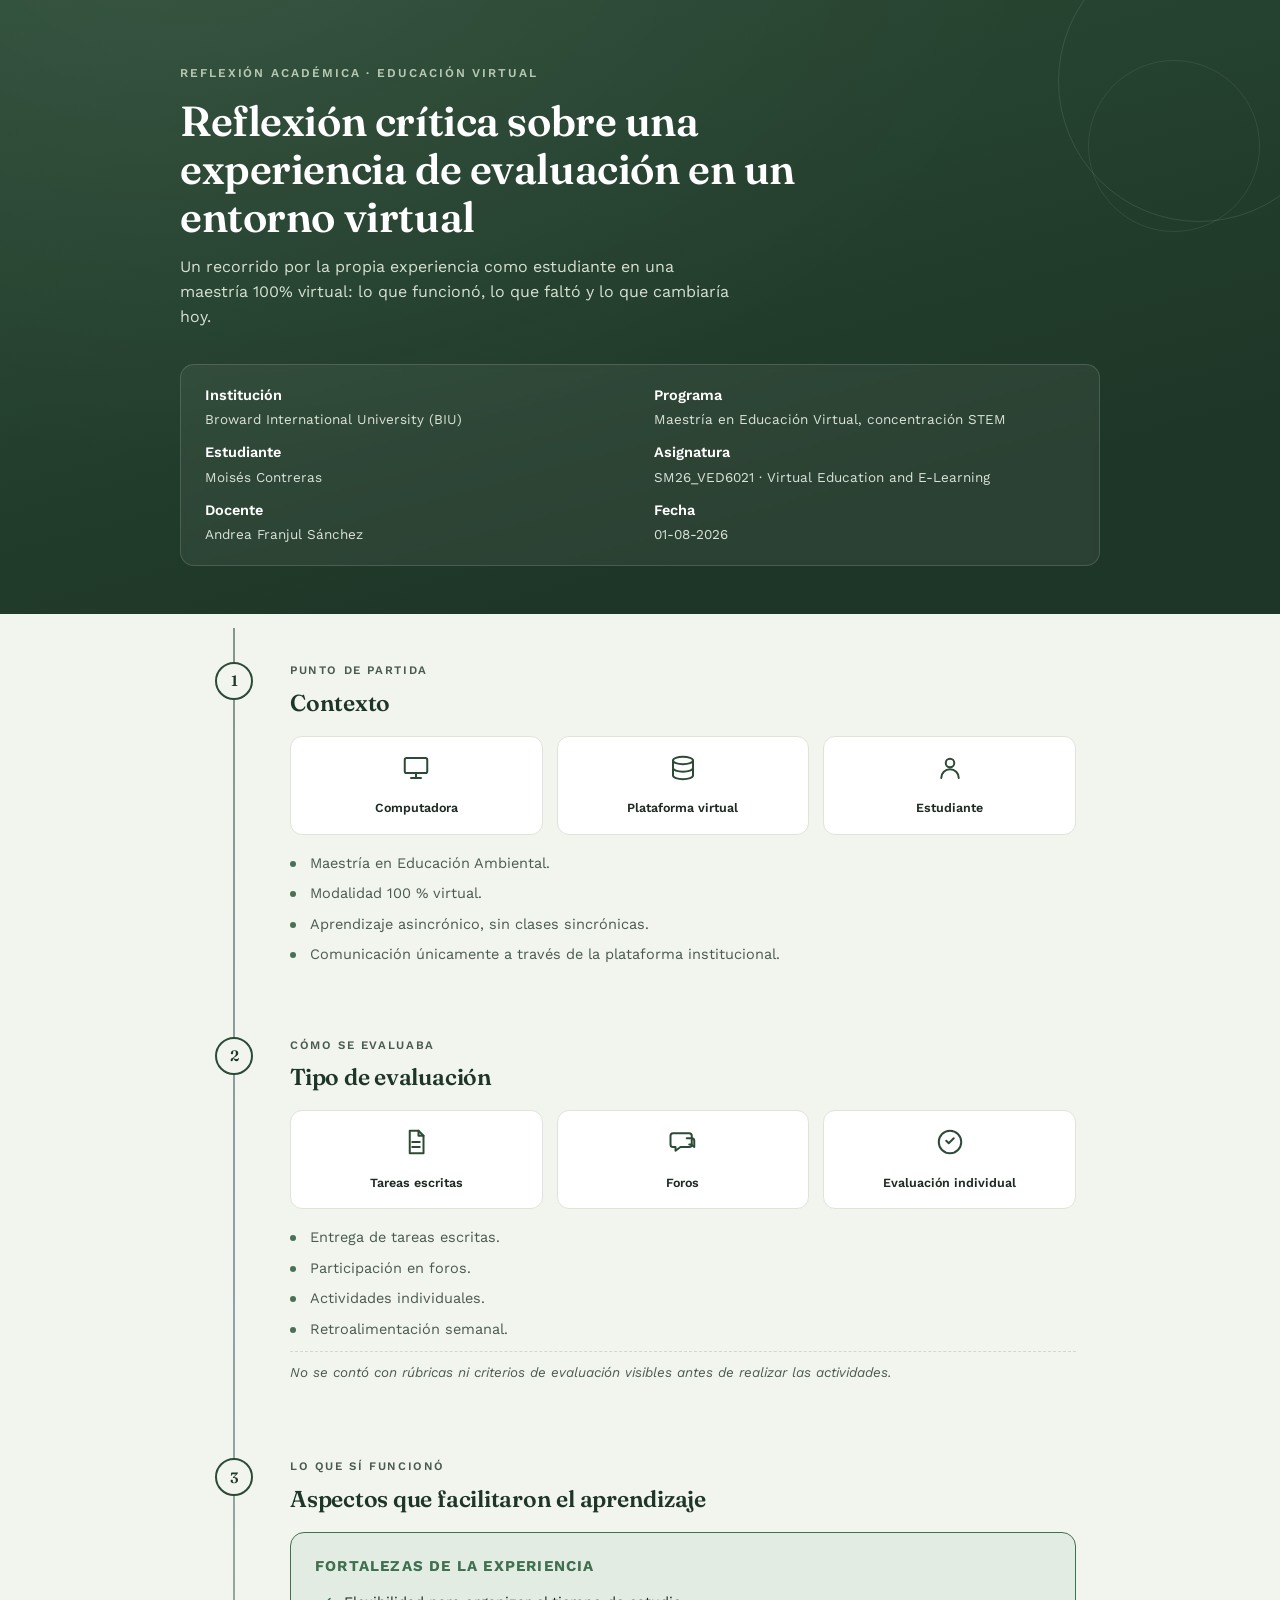
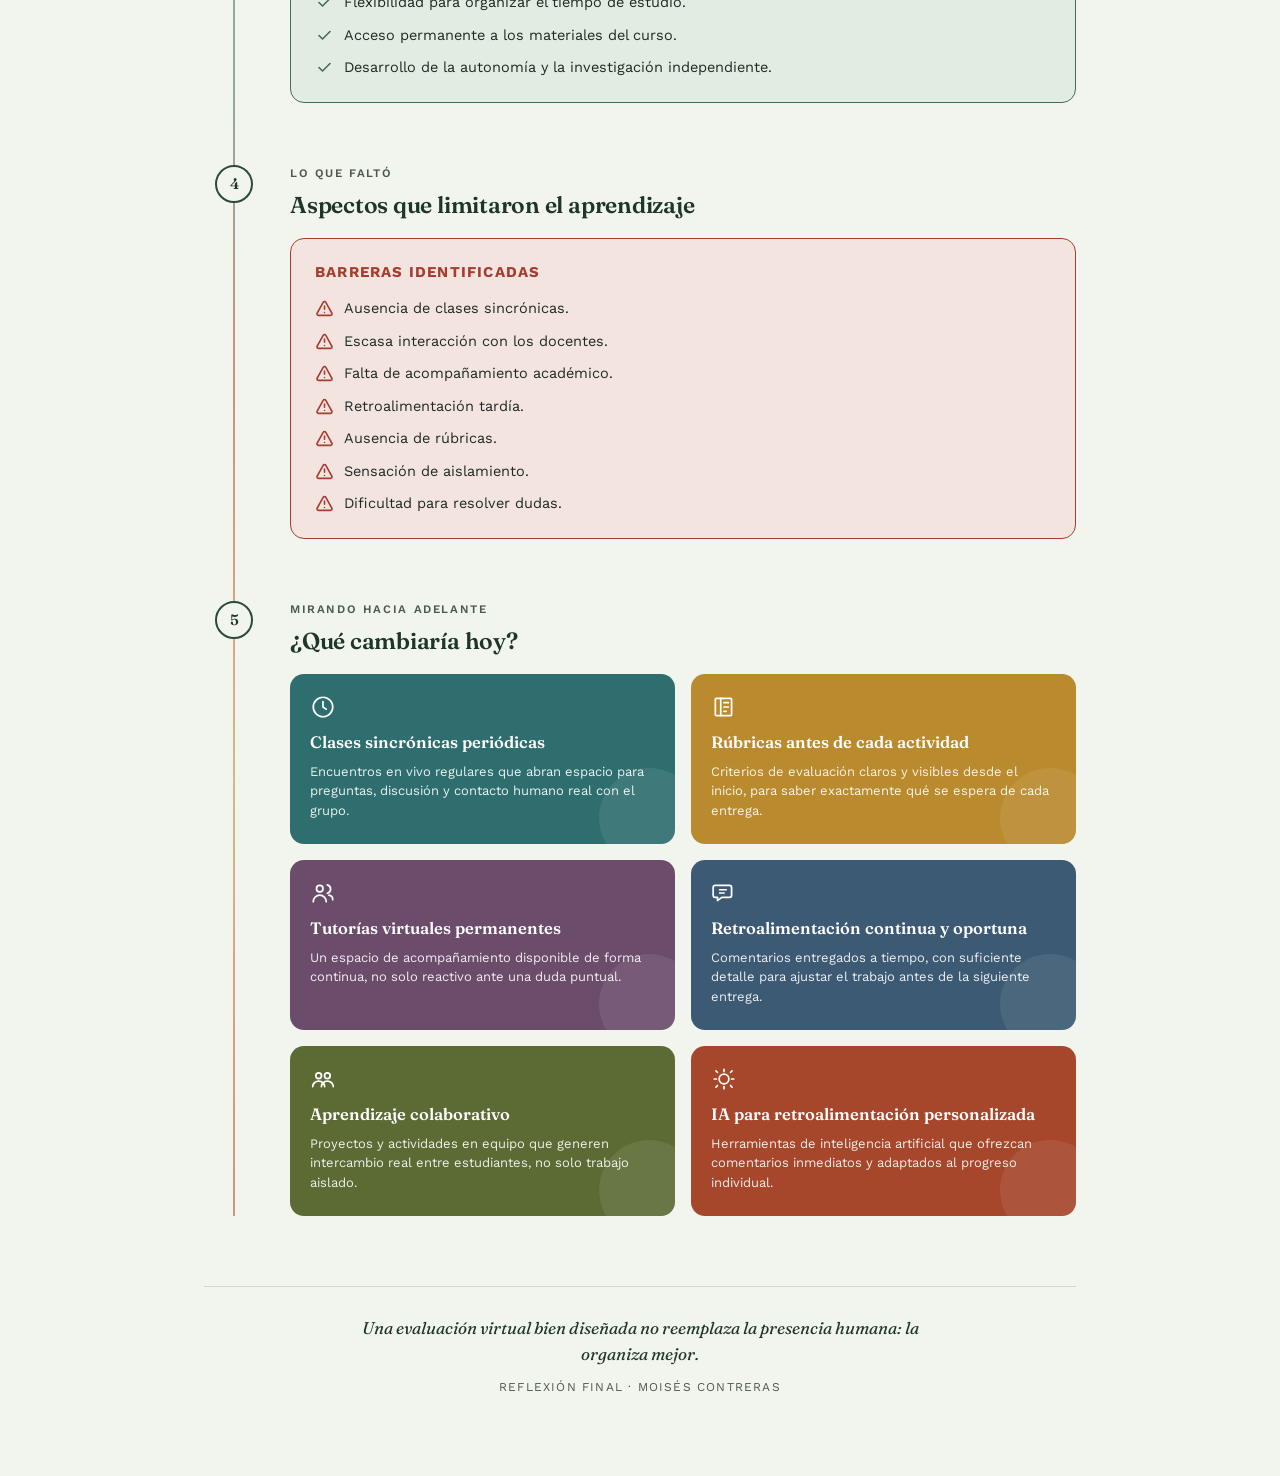
<file: infografia_reflexion/index.html>
<!DOCTYPE html>
<html lang="es">
<head>
<meta charset="UTF-8">
<meta name="viewport" content="width=device-width, initial-scale=1.0">
<title>Reflexión crítica: evaluación en entorno virtual</title>
<link rel="preconnect" href="https://fonts.googleapis.com">
<link rel="preconnect" href="https://fonts.gstatic.com" crossorigin>
<link href="https://fonts.googleapis.com/css2?family=Fraunces:opsz,wght@9..144,400;9..144,500;9..144,600;9..144,700&family=Work+Sans:wght@400;500;600;700&display=swap" rel="stylesheet">
<link rel="stylesheet" href="style.css">
</head>
<body>

<div class="hero">
  <div class="hero-inner">
    <div class="eyebrow">Reflexión académica · Educación virtual</div>
    <h1>Reflexión crítica sobre una experiencia de evaluación en un entorno virtual</h1>
    <p class="sub">Un recorrido por la propia experiencia como estudiante en una maestría 100% virtual: lo que funcionó, lo que faltó y lo que cambiaría hoy.</p>

    <div class="meta-card">
      <div class="meta-item"><b>Institución</b>Broward International University (BIU)</div>
      <div class="meta-item"><b>Programa</b>Maestría en Educación Virtual, concentración STEM</div>
      <div class="meta-item"><b>Estudiante</b>Moisés Contreras</div>
      <div class="meta-item"><b>Asignatura</b>SM26_VED6021 · Virtual Education and E-Learning</div>
      <div class="meta-item"><b>Docente</b>Andrea Franjul Sánchez</div>
      <div class="meta-item"><b>Fecha</b>01-08-2026</div>
    </div>
  </div>
</div>

<div class="wrap">
  <div class="timeline">

    <!-- SECTION 1: CONTEXTO -->
    <div class="stage">
      <div class="stage-rail"><div class="stage-dot">1</div></div>
      <div class="stage-content">
        <div class="stage-label">Punto de partida</div>
        <h2>Contexto</h2>

        <div class="icon-row">
          <div class="icon-card">
            <svg viewBox="0 0 24 24" fill="none" stroke-width="1.6" stroke-linecap="round" stroke-linejoin="round"><rect x="3" y="4" width="18" height="12" rx="1.5"/><path d="M8 20h8M12 16v4"/></svg>
            <span>Computadora</span>
          </div>
          <div class="icon-card">
            <svg viewBox="0 0 24 24" fill="none" stroke-width="1.6" stroke-linecap="round" stroke-linejoin="round"><ellipse cx="12" cy="6" rx="8" ry="3"/><path d="M4 6v6c0 1.66 3.58 3 8 3s8-1.34 8-3V6"/><path d="M4 12v6c0 1.66 3.58 3 8 3s8-1.34 8-3v-6"/></svg>
            <span>Plataforma virtual</span>
          </div>
          <div class="icon-card">
            <svg viewBox="0 0 24 24" fill="none" stroke-width="1.6" stroke-linecap="round" stroke-linejoin="round"><circle cx="12" cy="8" r="3.4"/><path d="M5 20c0-3.9 3.13-7 7-7s7 3.1 7 7"/></svg>
            <span>Estudiante</span>
          </div>
        </div>

        <ul class="plain">
          <li>Maestría en Educación Ambiental.</li>
          <li>Modalidad 100 % virtual.</li>
          <li>Aprendizaje asincrónico, sin clases sincrónicas.</li>
          <li>Comunicación únicamente a través de la plataforma institucional.</li>
        </ul>
      </div>
    </div>

    <!-- SECTION 2: TIPO DE EVALUACION -->
    <div class="stage">
      <div class="stage-rail"><div class="stage-dot">2</div></div>
      <div class="stage-content">
        <div class="stage-label">Cómo se evaluaba</div>
        <h2>Tipo de evaluación</h2>

        <div class="icon-row">
          <div class="icon-card">
            <svg viewBox="0 0 24 24" fill="none" stroke-width="1.6" stroke-linecap="round" stroke-linejoin="round"><path d="M7 3h7l4 4v14H7z"/><path d="M14 3v4h4M9 12h6M9 16h6"/></svg>
            <span>Tareas escritas</span>
          </div>
          <div class="icon-card">
            <svg viewBox="0 0 24 24" fill="none" stroke-width="1.6" stroke-linecap="round" stroke-linejoin="round"><path d="M4 5h13a2 2 0 0 1 2 2v7a2 2 0 0 1-2 2H10l-4 3v-3H4a2 2 0 0 1-2-2V7a2 2 0 0 1 2-2z"/><path d="M15 9h4a2 2 0 0 1 2 2v5l-2.5-2H17"/></svg>
            <span>Foros</span>
          </div>
          <div class="icon-card">
            <svg viewBox="0 0 24 24" fill="none" stroke-width="1.6" stroke-linecap="round" stroke-linejoin="round"><path d="M9 11l2 2 4-4"/><circle cx="12" cy="12" r="9"/></svg>
            <span>Evaluación individual</span>
          </div>
        </div>

        <ul class="plain">
          <li>Entrega de tareas escritas.</li>
          <li>Participación en foros.</li>
          <li>Actividades individuales.</li>
          <li>Retroalimentación semanal.</li>
        </ul>
        <p class="note">No se contó con rúbricas ni criterios de evaluación visibles antes de realizar las actividades.</p>
      </div>
    </div>

    <!-- SECTION 3: FACILITADORES -->
    <div class="stage">
      <div class="stage-rail"><div class="stage-dot">3</div></div>
      <div class="stage-content">
        <div class="stage-label">Lo que sí funcionó</div>
        <h2>Aspectos que facilitaron el aprendizaje</h2>

        <div class="box good">
          <h3>Fortalezas de la experiencia</h3>
          <div class="box-list">
            <div class="box-item">
              <svg viewBox="0 0 24 24" fill="none" stroke-width="2" stroke-linecap="round" stroke-linejoin="round"><path d="M5 12l4.5 4.5L19 7"/></svg>
              Flexibilidad para organizar el tiempo de estudio.
            </div>
            <div class="box-item">
              <svg viewBox="0 0 24 24" fill="none" stroke-width="2" stroke-linecap="round" stroke-linejoin="round"><path d="M5 12l4.5 4.5L19 7"/></svg>
              Acceso permanente a los materiales del curso.
            </div>
            <div class="box-item">
              <svg viewBox="0 0 24 24" fill="none" stroke-width="2" stroke-linecap="round" stroke-linejoin="round"><path d="M5 12l4.5 4.5L19 7"/></svg>
              Desarrollo de la autonomía y la investigación independiente.
            </div>
          </div>
        </div>
      </div>
    </div>

    <!-- SECTION 4: LIMITANTES -->
    <div class="stage">
      <div class="stage-rail"><div class="stage-dot">4</div></div>
      <div class="stage-content">
        <div class="stage-label">Lo que faltó</div>
        <h2>Aspectos que limitaron el aprendizaje</h2>

        <div class="box bad">
          <h3>Barreras identificadas</h3>
          <div class="box-list">
            <div class="box-item">
              <svg viewBox="0 0 24 24" fill="none" stroke-width="2" stroke-linecap="round" stroke-linejoin="round"><path d="M12 9v4M12 17h.01"/><path d="M10.3 4.3L2.7 18a1.8 1.8 0 0 0 1.5 2.7h15.6a1.8 1.8 0 0 0 1.5-2.7L13.7 4.3a1.8 1.8 0 0 0-3.4 0z"/></svg>
              Ausencia de clases sincrónicas.
            </div>
            <div class="box-item">
              <svg viewBox="0 0 24 24" fill="none" stroke-width="2" stroke-linecap="round" stroke-linejoin="round"><path d="M12 9v4M12 17h.01"/><path d="M10.3 4.3L2.7 18a1.8 1.8 0 0 0 1.5 2.7h15.6a1.8 1.8 0 0 0 1.5-2.7L13.7 4.3a1.8 1.8 0 0 0-3.4 0z"/></svg>
              Escasa interacción con los docentes.
            </div>
            <div class="box-item">
              <svg viewBox="0 0 24 24" fill="none" stroke-width="2" stroke-linecap="round" stroke-linejoin="round"><path d="M12 9v4M12 17h.01"/><path d="M10.3 4.3L2.7 18a1.8 1.8 0 0 0 1.5 2.7h15.6a1.8 1.8 0 0 0 1.5-2.7L13.7 4.3a1.8 1.8 0 0 0-3.4 0z"/></svg>
              Falta de acompañamiento académico.
            </div>
            <div class="box-item">
              <svg viewBox="0 0 24 24" fill="none" stroke-width="2" stroke-linecap="round" stroke-linejoin="round"><path d="M12 9v4M12 17h.01"/><path d="M10.3 4.3L2.7 18a1.8 1.8 0 0 0 1.5 2.7h15.6a1.8 1.8 0 0 0 1.5-2.7L13.7 4.3a1.8 1.8 0 0 0-3.4 0z"/></svg>
              Retroalimentación tardía.
            </div>
            <div class="box-item">
              <svg viewBox="0 0 24 24" fill="none" stroke-width="2" stroke-linecap="round" stroke-linejoin="round"><path d="M12 9v4M12 17h.01"/><path d="M10.3 4.3L2.7 18a1.8 1.8 0 0 0 1.5 2.7h15.6a1.8 1.8 0 0 0 1.5-2.7L13.7 4.3a1.8 1.8 0 0 0-3.4 0z"/></svg>
              Ausencia de rúbricas.
            </div>
            <div class="box-item">
              <svg viewBox="0 0 24 24" fill="none" stroke-width="2" stroke-linecap="round" stroke-linejoin="round"><path d="M12 9v4M12 17h.01"/><path d="M10.3 4.3L2.7 18a1.8 1.8 0 0 0 1.5 2.7h15.6a1.8 1.8 0 0 0 1.5-2.7L13.7 4.3a1.8 1.8 0 0 0-3.4 0z"/></svg>
              Sensación de aislamiento.
            </div>
            <div class="box-item">
              <svg viewBox="0 0 24 24" fill="none" stroke-width="2" stroke-linecap="round" stroke-linejoin="round"><path d="M12 9v4M12 17h.01"/><path d="M10.3 4.3L2.7 18a1.8 1.8 0 0 0 1.5 2.7h15.6a1.8 1.8 0 0 0 1.5-2.7L13.7 4.3a1.8 1.8 0 0 0-3.4 0z"/></svg>
              Dificultad para resolver dudas.
            </div>
          </div>
        </div>
      </div>
    </div>

    <!-- SECTION 5: QUE CAMBIARIA -->
    <div class="stage">
      <div class="stage-rail"><div class="stage-dot">5</div></div>
      <div class="stage-content">
        <div class="stage-label">Mirando hacia adelante</div>
        <h2>¿Qué cambiaría hoy?</h2>

        <div class="cards-grid">
          <div class="change-card cc1">
            <svg viewBox="0 0 24 24" fill="none" stroke-width="1.6" stroke-linecap="round" stroke-linejoin="round"><circle cx="12" cy="12" r="9"/><path d="M12 7v5l3 2"/></svg>
            <h4>Clases sincrónicas periódicas</h4>
            <p>Encuentros en vivo regulares que abran espacio para preguntas, discusión y contacto humano real con el grupo.</p>
          </div>
          <div class="change-card cc2">
            <svg viewBox="0 0 24 24" fill="none" stroke-width="1.6" stroke-linecap="round" stroke-linejoin="round"><path d="M9 4h9a1 1 0 0 1 1 1v14a1 1 0 0 1-1 1H9"/><path d="M5 4h4v16H5a1 1 0 0 1-1-1V5a1 1 0 0 1 1-1z"/><path d="M12 8h4M12 12h4M12 16h2"/></svg>
            <h4>Rúbricas antes de cada actividad</h4>
            <p>Criterios de evaluación claros y visibles desde el inicio, para saber exactamente qué se espera de cada entrega.</p>
          </div>
          <div class="change-card cc3">
            <svg viewBox="0 0 24 24" fill="none" stroke-width="1.6" stroke-linecap="round" stroke-linejoin="round"><circle cx="9" cy="8" r="3"/><path d="M3 20c0-3.3 2.7-6 6-6s6 2.7 6 6"/><path d="M16 4.5c1.7.4 3 2 3 3.9 0 1.9-1.3 3.5-3 3.9"/><path d="M17.5 14c2 .4 3.5 2.1 3.5 4.2"/></svg>
            <h4>Tutorías virtuales permanentes</h4>
            <p>Un espacio de acompañamiento disponible de forma continua, no solo reactivo ante una duda puntual.</p>
          </div>
          <div class="change-card cc4">
            <svg viewBox="0 0 24 24" fill="none" stroke-width="1.6" stroke-linecap="round" stroke-linejoin="round"><path d="M4 5h13a2 2 0 0 1 2 2v7a2 2 0 0 1-2 2H10l-4 3v-3H4a2 2 0 0 1-2-2V7a2 2 0 0 1 2-2z"/><path d="M8 9h6M8 12h4"/></svg>
            <h4>Retroalimentación continua y oportuna</h4>
            <p>Comentarios entregados a tiempo, con suficiente detalle para ajustar el trabajo antes de la siguiente entrega.</p>
          </div>
          <div class="change-card cc5">
            <svg viewBox="0 0 24 24" fill="none" stroke-width="1.6" stroke-linecap="round" stroke-linejoin="round"><circle cx="8" cy="9" r="2.6"/><circle cx="16" cy="9" r="2.6"/><path d="M2.5 19c0-2.8 2.4-5 5.5-5s5.5 2.2 5.5 5"/><path d="M10.5 19c0-2.8 2.4-5 5.5-5s5.5 2.2 5.5 5"/></svg>
            <h4>Aprendizaje colaborativo</h4>
            <p>Proyectos y actividades en equipo que generen intercambio real entre estudiantes, no solo trabajo aislado.</p>
          </div>
          <div class="change-card cc6">
            <svg viewBox="0 0 24 24" fill="none" stroke-width="1.6" stroke-linecap="round" stroke-linejoin="round"><path d="M12 3v2M12 19v2M5 12H3M21 12h-2M6 6l-1.4-1.4M19.4 19.4L18 18M6 18l-1.4 1.4M19.4 4.6L18 6"/><circle cx="12" cy="12" r="4.5"/></svg>
            <h4>IA para retroalimentación personalizada</h4>
            <p>Herramientas de inteligencia artificial que ofrezcan comentarios inmediatos y adaptados al progreso individual.</p>
          </div>
        </div>
      </div>
    </div>

  </div>

  <div class="closing">
    <p>Una evaluación virtual bien diseñada no reemplaza la presencia humana: la organiza mejor.</p>
    <span>Reflexión final · Moisés Contreras</span>
  </div>
</div>

</body>
</html>
</file>
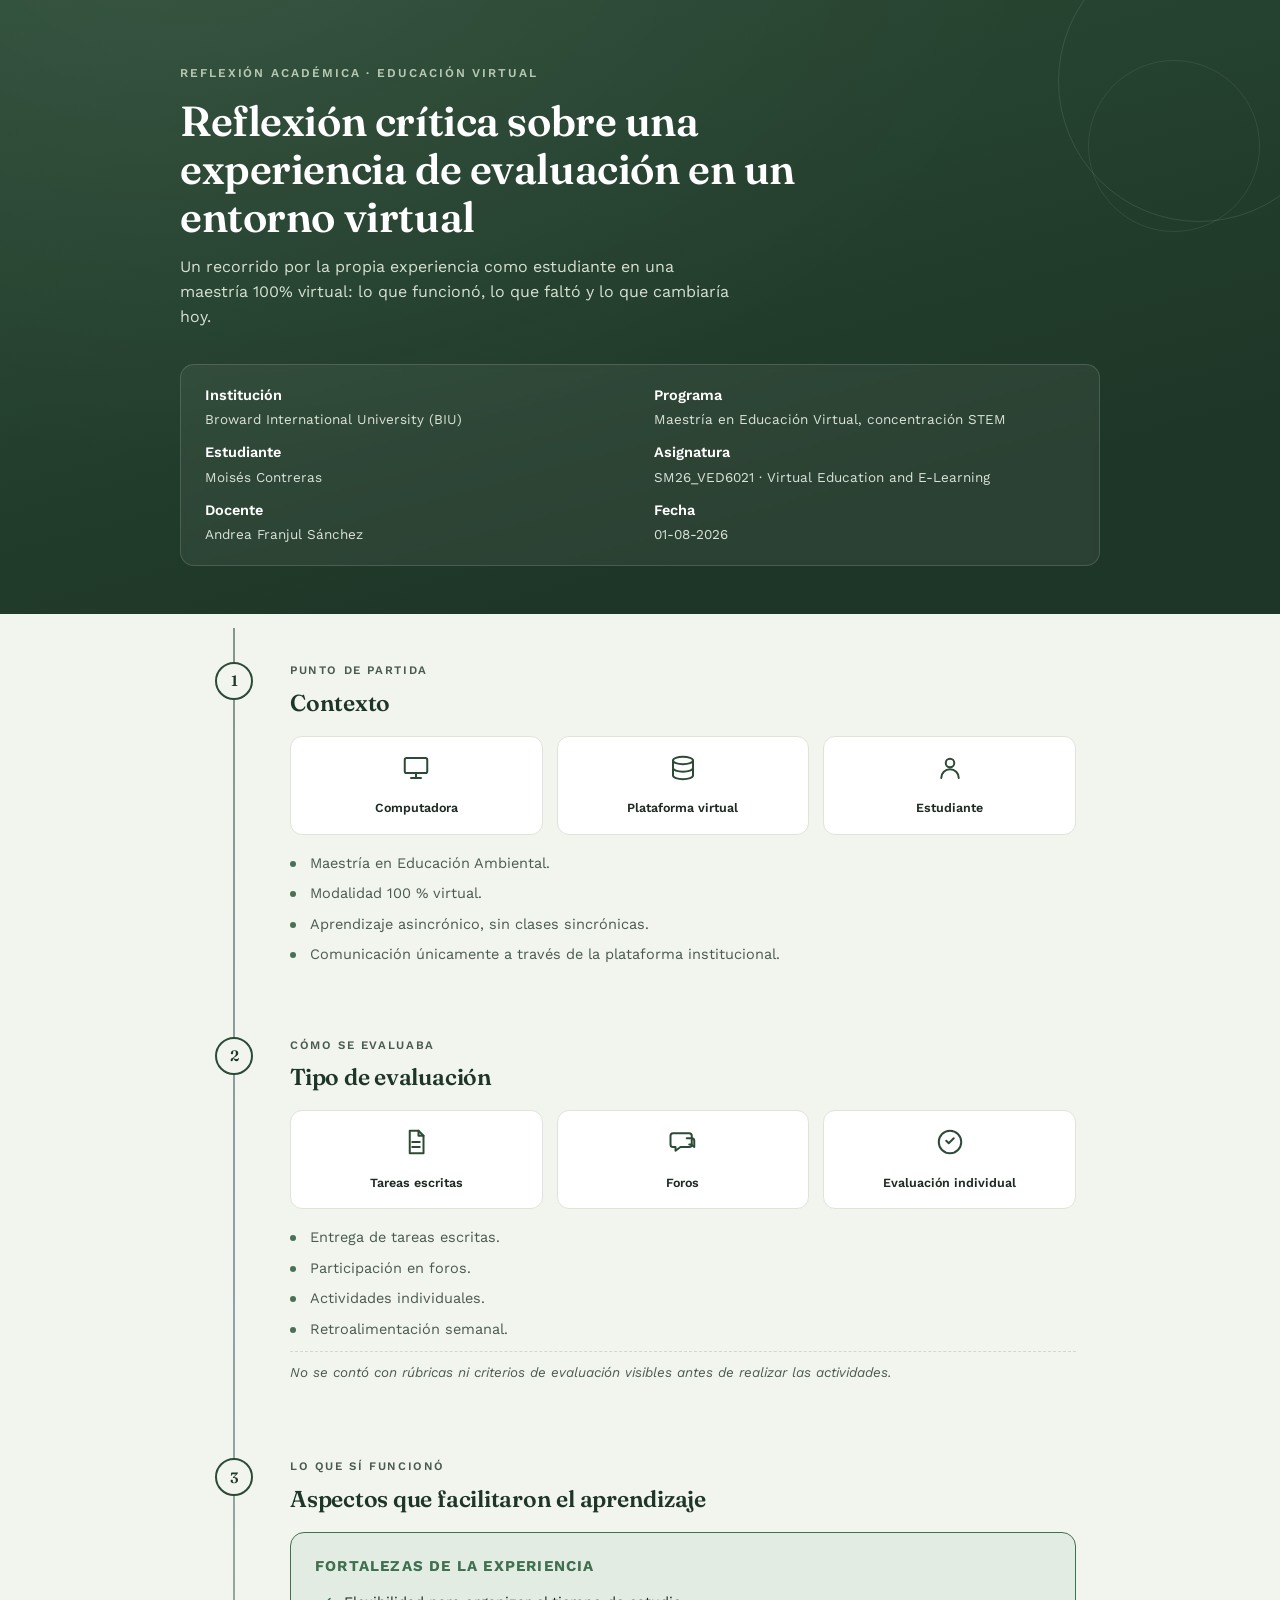
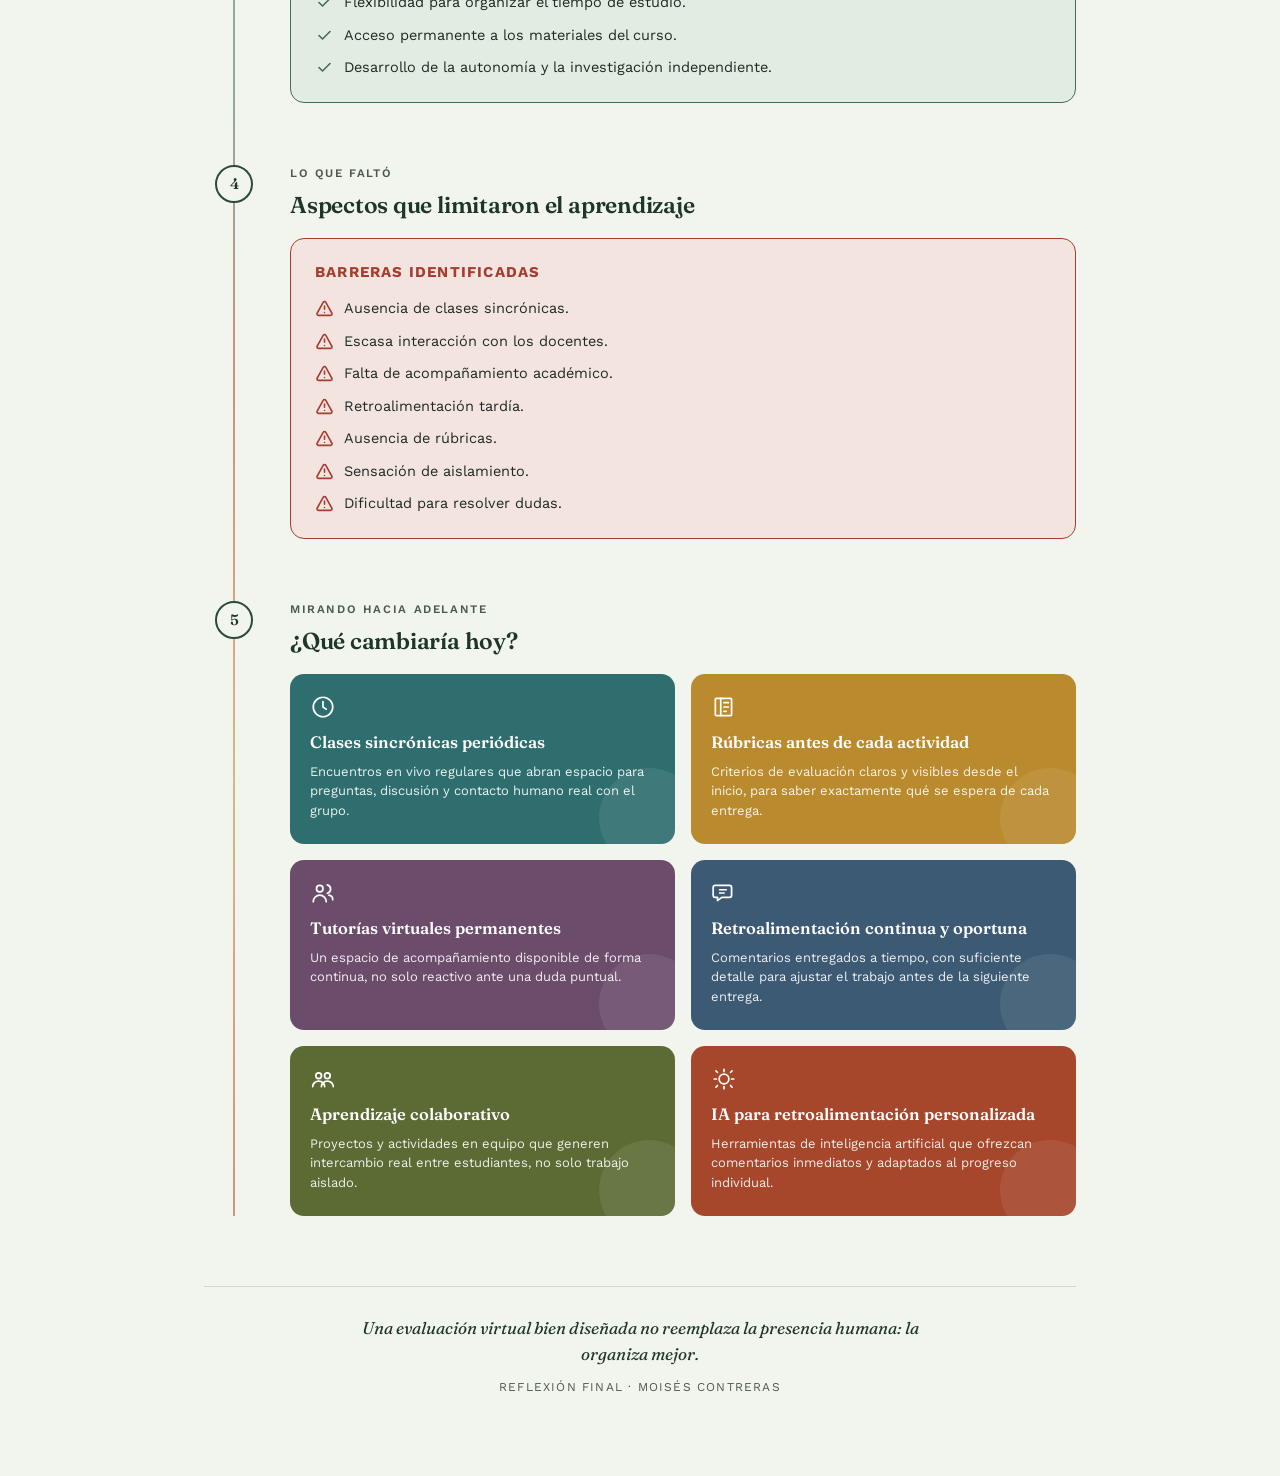
<file: infografia_reflexion (4).html>
<!DOCTYPE html>
<html lang="es">
<head>
<meta charset="UTF-8">
<meta name="viewport" content="width=device-width, initial-scale=1.0">
<title>Reflexión crítica: evaluación en entorno virtual</title>
<link rel="preconnect" href="https://fonts.googleapis.com">
<link rel="preconnect" href="https://fonts.gstatic.com" crossorigin>
<link href="https://fonts.googleapis.com/css2?family=Fraunces:opsz,wght@9..144,400;9..144,500;9..144,600;9..144,700&family=Work+Sans:wght@400;500;600;700&display=swap" rel="stylesheet">
<style>
  :root{
    --paper:#F2F4EE;
    --paper-dim:#EAEDE3;
    --ink:#1E2A22;
    --ink-soft:#4A5A4E;
    --forest:#2B4B36;
    --forest-deep:#1E3627;
    --forest-light:#4A7057;
    --sage:#B7C9B4;
    --slate:#3C5A73;
    --success:#3F7050;
    --success-bg:#E3ECE3;
    --warning:#A63D2F;
    --warning-bg:#F4E4E0;
    --c1:#2F6E6E; /* sincronico */
    --c2:#B98A2E; /* rubricas */
    --c3:#6B4C6B; /* tutorias */
    --c4:#3C5A73; /* retro */
    --c5:#5B6B33; /* colaborativo */
    --c6:#A6472B; /* IA */
    --radius:14px;
  }

  *{box-sizing:border-box;}
  html,body{margin:0;padding:0;}
  body{
    background:var(--paper);
    color:var(--ink);
    font-family:'Work Sans', sans-serif;
    -webkit-font-smoothing:antialiased;
    line-height:1.55;
  }
  h1,h2,h3{
    font-family:'Fraunces', serif;
    margin:0;
    color:var(--forest-deep);
    letter-spacing:-0.01em;
  }
  .wrap{max-width:920px;margin:0 auto;padding:0 24px 80px;}

  /* ===== HERO ===== */
  .hero{
    background:
      radial-gradient(ellipse at 15% -10%, rgba(255,255,255,0.06), transparent 55%),
      linear-gradient(165deg, var(--forest) 0%, var(--forest-deep) 78%);
    color:#EFF3ED;
    padding:64px 24px 48px;
    position:relative;
    overflow:hidden;
  }
  .hero::after{
    content:"";
    position:absolute;
    right:-60px; top:-60px;
    width:280px;height:280px;
    border:1.5px solid rgba(255,255,255,0.10);
    border-radius:50%;
  }
  .hero::before{
    content:"";
    position:absolute;
    right:20px; top:60px;
    width:170px;height:170px;
    border:1.5px solid rgba(255,255,255,0.08);
    border-radius:50%;
  }
  .hero-inner{max-width:920px;margin:0 auto;position:relative;z-index:2;}
  .eyebrow{
    text-transform:uppercase;
    letter-spacing:0.16em;
    font-size:12px;
    font-weight:600;
    color:var(--sage);
    margin-bottom:14px;
  }
  .hero h1{
    font-size:clamp(28px,4.4vw,42px);
    font-weight:600;
    line-height:1.15;
    max-width:680px;
    color:#fff;
  }
  .hero p.sub{
    margin-top:14px;
    font-size:16px;
    color:#D7E0D3;
    max-width:560px;
  }
  .meta-card{
    margin-top:34px;
    background:rgba(255,255,255,0.06);
    border:1px solid rgba(255,255,255,0.14);
    border-radius:var(--radius);
    padding:20px 24px;
    display:grid;
    grid-template-columns:1fr 1fr;
    gap:12px 28px;
    backdrop-filter:blur(2px);
  }
  .meta-item{font-size:13.5px;color:#DCE4D8;}
  .meta-item b{display:block;color:#fff;font-weight:600;font-size:14.5px;margin-bottom:2px;}

  /* ===== TIMELINE / STAGE STRUCTURE ===== */
  .timeline{position:relative;margin-top:8px;}
  .timeline::before{
    content:"";
    position:absolute;
    left:29px; top:6px; bottom:6px;
    width:2px;
    background:linear-gradient(180deg,
      var(--forest) 0%, var(--slate) 30%, var(--success) 48%,
      var(--warning) 62%, var(--c2) 80%, var(--c6) 100%);
    opacity:0.55;
  }
  .stage{
    display:grid;
    grid-template-columns:60px 1fr;
    gap:6px 26px;
    padding-top:56px;
  }
  .stage:first-of-type{padding-top:40px;}
  .stage-rail{display:flex; justify-content:center;}
  .stage-dot{
    width:38px;height:38px;border-radius:50%;
    background:var(--paper);
    border:2px solid var(--forest);
    color:var(--forest-deep);
    display:flex;align-items:center;justify-content:center;
    font-family:'Fraunces',serif;
    font-weight:600;font-size:15px;
    position:relative; z-index:2;
  }
  .stage-content{padding-bottom:6px;}
  .stage-label{
    text-transform:uppercase;
    letter-spacing:0.14em;
    font-size:11.5px;
    font-weight:600;
    color:var(--ink-soft);
    margin-bottom:6px;
  }
  .stage h2{font-size:23px;font-weight:600;margin-bottom:14px;}

  /* ===== ICON ROW (sections 1 & 2) ===== */
  .icon-row{
    display:grid;
    grid-template-columns:repeat(3,1fr);
    gap:14px;
    margin-bottom:18px;
  }
  .icon-card{
    background:#fff;
    border:1px solid #DFE4D8;
    border-radius:12px;
    padding:16px 14px;
    text-align:center;
  }
  .icon-card svg{width:30px;height:30px;stroke:var(--forest);margin-bottom:8px;}
  .icon-card span{
    display:block;
    font-size:12.5px;
    font-weight:600;
    color:var(--ink);
  }
  ul.plain{
    margin:0; padding-left:0; list-style:none;
  }
  ul.plain li{
    position:relative;
    padding-left:20px;
    margin-bottom:8px;
    font-size:14.5px;
    color:var(--ink-soft);
  }
  ul.plain li::before{
    content:"";
    position:absolute; left:0; top:8px;
    width:6px;height:6px;border-radius:50%;
    background:var(--forest-light);
  }
  .note{
    font-size:13.5px;
    font-style:italic;
    color:var(--ink-soft);
    margin-top:10px;
    padding-top:10px;
    border-top:1px dashed #D3D9CA;
  }

  /* ===== FACILITATORS / LIMITATIONS BOXES ===== */
  .box{
    border-radius:var(--radius);
    padding:22px 24px;
    border:1.5px solid;
  }
  .box.good{background:var(--success-bg);border-color:var(--success);}
  .box.bad{background:var(--warning-bg);border-color:var(--warning);}
  .box h3{
    font-size:15px;
    text-transform:uppercase;
    letter-spacing:0.08em;
    margin-bottom:14px;
    font-family:'Work Sans',sans-serif;
    font-weight:700;
  }
  .box.good h3{color:var(--success);}
  .box.bad h3{color:var(--warning);}
  .box-list{display:flex;flex-direction:column;gap:10px;}
  .box-item{
    display:flex;align-items:flex-start;gap:10px;
    font-size:14.5px;
  }
  .box-item svg{flex:none;width:19px;height:19px;margin-top:1px;}
  .box.good .box-item svg{stroke:var(--success);}
  .box.bad .box-item svg{stroke:var(--warning);}

  /* ===== SECTION 5 CARDS ===== */
  .cards-grid{
    display:grid;
    grid-template-columns:repeat(2,1fr);
    gap:16px;
  }
  .change-card{
    border-radius:var(--radius);
    padding:20px;
    color:#fff;
    position:relative;
    overflow:hidden;
    min-height:170px;
    display:flex;
    flex-direction:column;
  }
  .change-card::after{
    content:"";
    position:absolute; right:-24px; bottom:-24px;
    width:100px;height:100px;border-radius:50%;
    background:rgba(255,255,255,0.08);
  }
  .change-card svg{width:26px;height:26px;stroke:#fff;margin-bottom:10px;}
  .change-card h4{
    font-family:'Fraunces',serif;
    font-size:16.5px;
    font-weight:600;
    margin:0 0 6px;
  }
  .change-card p{
    font-size:13px;
    margin:0;
    color:rgba(255,255,255,0.9);
    line-height:1.5;
  }
  .cc1{background:var(--c1);} .cc2{background:var(--c2);}
  .cc3{background:var(--c3);} .cc4{background:var(--c4);}
  .cc5{background:var(--c5);} .cc6{background:var(--c6);}

  /* ===== FOOTER ===== */
  .closing{
    margin-top:64px;
    padding-top:28px;
    border-top:1px solid #D3D9CA;
    text-align:center;
  }
  .closing p{
    font-family:'Fraunces',serif;
    font-size:17px;
    font-style:italic;
    color:var(--forest-deep);
    max-width:560px;
    margin:0 auto;
  }
  .closing span{
    display:block;
    margin-top:10px;
    font-family:'Work Sans',sans-serif;
    font-style:normal;
    font-size:12px;
    letter-spacing:0.1em;
    text-transform:uppercase;
    color:var(--ink-soft);
  }

  @media (max-width:640px){
    .meta-card{grid-template-columns:1fr;}
    .icon-row{grid-template-columns:1fr 1fr;}
    .cards-grid{grid-template-columns:1fr;}
    .stage{grid-template-columns:40px 1fr; gap:6px 14px;}
    .stage-dot{width:32px;height:32px;font-size:13px;}
    .timeline::before{left:20px;}
    .hero{padding:48px 20px 36px;}
  }
</style>
</head>
<body>

<div class="hero">
  <div class="hero-inner">
    <div class="eyebrow">Reflexión académica · Educación virtual</div>
    <h1>Reflexión crítica sobre una experiencia de evaluación en un entorno virtual</h1>
    <p class="sub">Un recorrido por la propia experiencia como estudiante en una maestría 100% virtual: lo que funcionó, lo que faltó y lo que cambiaría hoy.</p>

    <div class="meta-card">
      <div class="meta-item"><b>Institución</b>Broward International University (BIU)</div>
      <div class="meta-item"><b>Programa</b>Maestría en Educación Virtual, concentración STEM</div>
      <div class="meta-item"><b>Estudiante</b>Moisés Contreras</div>
      <div class="meta-item"><b>Asignatura</b>SM26_VED6021 · Virtual Education and E-Learning</div>
      <div class="meta-item"><b>Docente</b>Andrea Franjul Sánchez</div>
      <div class="meta-item"><b>Fecha</b>01-08-2026</div>
    </div>
  </div>
</div>

<div class="wrap">
  <div class="timeline">

    <!-- SECTION 1: CONTEXTO -->
    <div class="stage">
      <div class="stage-rail"><div class="stage-dot">1</div></div>
      <div class="stage-content">
        <div class="stage-label">Punto de partida</div>
        <h2>Contexto</h2>

        <div class="icon-row">
          <div class="icon-card">
            <svg viewBox="0 0 24 24" fill="none" stroke-width="1.6" stroke-linecap="round" stroke-linejoin="round"><rect x="3" y="4" width="18" height="12" rx="1.5"/><path d="M8 20h8M12 16v4"/></svg>
            <span>Computadora</span>
          </div>
          <div class="icon-card">
            <svg viewBox="0 0 24 24" fill="none" stroke-width="1.6" stroke-linecap="round" stroke-linejoin="round"><ellipse cx="12" cy="6" rx="8" ry="3"/><path d="M4 6v6c0 1.66 3.58 3 8 3s8-1.34 8-3V6"/><path d="M4 12v6c0 1.66 3.58 3 8 3s8-1.34 8-3v-6"/></svg>
            <span>Plataforma virtual</span>
          </div>
          <div class="icon-card">
            <svg viewBox="0 0 24 24" fill="none" stroke-width="1.6" stroke-linecap="round" stroke-linejoin="round"><circle cx="12" cy="8" r="3.4"/><path d="M5 20c0-3.9 3.13-7 7-7s7 3.1 7 7"/></svg>
            <span>Estudiante</span>
          </div>
        </div>

        <ul class="plain">
          <li>Maestría en Educación Ambiental.</li>
          <li>Modalidad 100 % virtual.</li>
          <li>Aprendizaje asincrónico, sin clases sincrónicas.</li>
          <li>Comunicación únicamente a través de la plataforma institucional.</li>
        </ul>
      </div>
    </div>

    <!-- SECTION 2: TIPO DE EVALUACION -->
    <div class="stage">
      <div class="stage-rail"><div class="stage-dot">2</div></div>
      <div class="stage-content">
        <div class="stage-label">Cómo se evaluaba</div>
        <h2>Tipo de evaluación</h2>

        <div class="icon-row">
          <div class="icon-card">
            <svg viewBox="0 0 24 24" fill="none" stroke-width="1.6" stroke-linecap="round" stroke-linejoin="round"><path d="M7 3h7l4 4v14H7z"/><path d="M14 3v4h4M9 12h6M9 16h6"/></svg>
            <span>Tareas escritas</span>
          </div>
          <div class="icon-card">
            <svg viewBox="0 0 24 24" fill="none" stroke-width="1.6" stroke-linecap="round" stroke-linejoin="round"><path d="M4 5h13a2 2 0 0 1 2 2v7a2 2 0 0 1-2 2H10l-4 3v-3H4a2 2 0 0 1-2-2V7a2 2 0 0 1 2-2z"/><path d="M15 9h4a2 2 0 0 1 2 2v5l-2.5-2H17"/></svg>
            <span>Foros</span>
          </div>
          <div class="icon-card">
            <svg viewBox="0 0 24 24" fill="none" stroke-width="1.6" stroke-linecap="round" stroke-linejoin="round"><path d="M9 11l2 2 4-4"/><circle cx="12" cy="12" r="9"/></svg>
            <span>Evaluación individual</span>
          </div>
        </div>

        <ul class="plain">
          <li>Entrega de tareas escritas.</li>
          <li>Participación en foros.</li>
          <li>Actividades individuales.</li>
          <li>Retroalimentación semanal.</li>
        </ul>
        <p class="note">No se contó con rúbricas ni criterios de evaluación visibles antes de realizar las actividades.</p>
      </div>
    </div>

    <!-- SECTION 3: FACILITADORES -->
    <div class="stage">
      <div class="stage-rail"><div class="stage-dot">3</div></div>
      <div class="stage-content">
        <div class="stage-label">Lo que sí funcionó</div>
        <h2>Aspectos que facilitaron el aprendizaje</h2>

        <div class="box good">
          <h3>Fortalezas de la experiencia</h3>
          <div class="box-list">
            <div class="box-item">
              <svg viewBox="0 0 24 24" fill="none" stroke-width="2" stroke-linecap="round" stroke-linejoin="round"><path d="M5 12l4.5 4.5L19 7"/></svg>
              Flexibilidad para organizar el tiempo de estudio.
            </div>
            <div class="box-item">
              <svg viewBox="0 0 24 24" fill="none" stroke-width="2" stroke-linecap="round" stroke-linejoin="round"><path d="M5 12l4.5 4.5L19 7"/></svg>
              Acceso permanente a los materiales del curso.
            </div>
            <div class="box-item">
              <svg viewBox="0 0 24 24" fill="none" stroke-width="2" stroke-linecap="round" stroke-linejoin="round"><path d="M5 12l4.5 4.5L19 7"/></svg>
              Desarrollo de la autonomía y la investigación independiente.
            </div>
          </div>
        </div>
      </div>
    </div>

    <!-- SECTION 4: LIMITANTES -->
    <div class="stage">
      <div class="stage-rail"><div class="stage-dot">4</div></div>
      <div class="stage-content">
        <div class="stage-label">Lo que faltó</div>
        <h2>Aspectos que limitaron el aprendizaje</h2>

        <div class="box bad">
          <h3>Barreras identificadas</h3>
          <div class="box-list">
            <div class="box-item">
              <svg viewBox="0 0 24 24" fill="none" stroke-width="2" stroke-linecap="round" stroke-linejoin="round"><path d="M12 9v4M12 17h.01"/><path d="M10.3 4.3L2.7 18a1.8 1.8 0 0 0 1.5 2.7h15.6a1.8 1.8 0 0 0 1.5-2.7L13.7 4.3a1.8 1.8 0 0 0-3.4 0z"/></svg>
              Ausencia de clases sincrónicas.
            </div>
            <div class="box-item">
              <svg viewBox="0 0 24 24" fill="none" stroke-width="2" stroke-linecap="round" stroke-linejoin="round"><path d="M12 9v4M12 17h.01"/><path d="M10.3 4.3L2.7 18a1.8 1.8 0 0 0 1.5 2.7h15.6a1.8 1.8 0 0 0 1.5-2.7L13.7 4.3a1.8 1.8 0 0 0-3.4 0z"/></svg>
              Escasa interacción con los docentes.
            </div>
            <div class="box-item">
              <svg viewBox="0 0 24 24" fill="none" stroke-width="2" stroke-linecap="round" stroke-linejoin="round"><path d="M12 9v4M12 17h.01"/><path d="M10.3 4.3L2.7 18a1.8 1.8 0 0 0 1.5 2.7h15.6a1.8 1.8 0 0 0 1.5-2.7L13.7 4.3a1.8 1.8 0 0 0-3.4 0z"/></svg>
              Falta de acompañamiento académico.
            </div>
            <div class="box-item">
              <svg viewBox="0 0 24 24" fill="none" stroke-width="2" stroke-linecap="round" stroke-linejoin="round"><path d="M12 9v4M12 17h.01"/><path d="M10.3 4.3L2.7 18a1.8 1.8 0 0 0 1.5 2.7h15.6a1.8 1.8 0 0 0 1.5-2.7L13.7 4.3a1.8 1.8 0 0 0-3.4 0z"/></svg>
              Retroalimentación tardía.
            </div>
            <div class="box-item">
              <svg viewBox="0 0 24 24" fill="none" stroke-width="2" stroke-linecap="round" stroke-linejoin="round"><path d="M12 9v4M12 17h.01"/><path d="M10.3 4.3L2.7 18a1.8 1.8 0 0 0 1.5 2.7h15.6a1.8 1.8 0 0 0 1.5-2.7L13.7 4.3a1.8 1.8 0 0 0-3.4 0z"/></svg>
              Ausencia de rúbricas.
            </div>
            <div class="box-item">
              <svg viewBox="0 0 24 24" fill="none" stroke-width="2" stroke-linecap="round" stroke-linejoin="round"><path d="M12 9v4M12 17h.01"/><path d="M10.3 4.3L2.7 18a1.8 1.8 0 0 0 1.5 2.7h15.6a1.8 1.8 0 0 0 1.5-2.7L13.7 4.3a1.8 1.8 0 0 0-3.4 0z"/></svg>
              Sensación de aislamiento.
            </div>
            <div class="box-item">
              <svg viewBox="0 0 24 24" fill="none" stroke-width="2" stroke-linecap="round" stroke-linejoin="round"><path d="M12 9v4M12 17h.01"/><path d="M10.3 4.3L2.7 18a1.8 1.8 0 0 0 1.5 2.7h15.6a1.8 1.8 0 0 0 1.5-2.7L13.7 4.3a1.8 1.8 0 0 0-3.4 0z"/></svg>
              Dificultad para resolver dudas.
            </div>
          </div>
        </div>
      </div>
    </div>

    <!-- SECTION 5: QUE CAMBIARIA -->
    <div class="stage">
      <div class="stage-rail"><div class="stage-dot">5</div></div>
      <div class="stage-content">
        <div class="stage-label">Mirando hacia adelante</div>
        <h2>¿Qué cambiaría hoy?</h2>

        <div class="cards-grid">
          <div class="change-card cc1">
            <svg viewBox="0 0 24 24" fill="none" stroke-width="1.6" stroke-linecap="round" stroke-linejoin="round"><circle cx="12" cy="12" r="9"/><path d="M12 7v5l3 2"/></svg>
            <h4>Clases sincrónicas periódicas</h4>
            <p>Encuentros en vivo regulares que abran espacio para preguntas, discusión y contacto humano real con el grupo.</p>
          </div>
          <div class="change-card cc2">
            <svg viewBox="0 0 24 24" fill="none" stroke-width="1.6" stroke-linecap="round" stroke-linejoin="round"><path d="M9 4h9a1 1 0 0 1 1 1v14a1 1 0 0 1-1 1H9"/><path d="M5 4h4v16H5a1 1 0 0 1-1-1V5a1 1 0 0 1 1-1z"/><path d="M12 8h4M12 12h4M12 16h2"/></svg>
            <h4>Rúbricas antes de cada actividad</h4>
            <p>Criterios de evaluación claros y visibles desde el inicio, para saber exactamente qué se espera de cada entrega.</p>
          </div>
          <div class="change-card cc3">
            <svg viewBox="0 0 24 24" fill="none" stroke-width="1.6" stroke-linecap="round" stroke-linejoin="round"><circle cx="9" cy="8" r="3"/><path d="M3 20c0-3.3 2.7-6 6-6s6 2.7 6 6"/><path d="M16 4.5c1.7.4 3 2 3 3.9 0 1.9-1.3 3.5-3 3.9"/><path d="M17.5 14c2 .4 3.5 2.1 3.5 4.2"/></svg>
            <h4>Tutorías virtuales permanentes</h4>
            <p>Un espacio de acompañamiento disponible de forma continua, no solo reactivo ante una duda puntual.</p>
          </div>
          <div class="change-card cc4">
            <svg viewBox="0 0 24 24" fill="none" stroke-width="1.6" stroke-linecap="round" stroke-linejoin="round"><path d="M4 5h13a2 2 0 0 1 2 2v7a2 2 0 0 1-2 2H10l-4 3v-3H4a2 2 0 0 1-2-2V7a2 2 0 0 1 2-2z"/><path d="M8 9h6M8 12h4"/></svg>
            <h4>Retroalimentación continua y oportuna</h4>
            <p>Comentarios entregados a tiempo, con suficiente detalle para ajustar el trabajo antes de la siguiente entrega.</p>
          </div>
          <div class="change-card cc5">
            <svg viewBox="0 0 24 24" fill="none" stroke-width="1.6" stroke-linecap="round" stroke-linejoin="round"><circle cx="8" cy="9" r="2.6"/><circle cx="16" cy="9" r="2.6"/><path d="M2.5 19c0-2.8 2.4-5 5.5-5s5.5 2.2 5.5 5"/><path d="M10.5 19c0-2.8 2.4-5 5.5-5s5.5 2.2 5.5 5"/></svg>
            <h4>Aprendizaje colaborativo</h4>
            <p>Proyectos y actividades en equipo que generen intercambio real entre estudiantes, no solo trabajo aislado.</p>
          </div>
          <div class="change-card cc6">
            <svg viewBox="0 0 24 24" fill="none" stroke-width="1.6" stroke-linecap="round" stroke-linejoin="round"><path d="M12 3v2M12 19v2M5 12H3M21 12h-2M6 6l-1.4-1.4M19.4 19.4L18 18M6 18l-1.4 1.4M19.4 4.6L18 6"/><circle cx="12" cy="12" r="4.5"/></svg>
            <h4>IA para retroalimentación personalizada</h4>
            <p>Herramientas de inteligencia artificial que ofrezcan comentarios inmediatos y adaptados al progreso individual.</p>
          </div>
        </div>
      </div>
    </div>

  </div>

  <div class="closing">
    <p>Una evaluación virtual bien diseñada no reemplaza la presencia humana: la organiza mejor.</p>
    <span>Reflexión final · Moisés Contreras</span>
  </div>
</div>

</body>
</html>
</file>
<file: infografia_reflexion/style.css>
/* Estilos - Infografía: Reflexión sobre Evaluación Virtual */

  :root{
    --paper:#F2F4EE;
    --paper-dim:#EAEDE3;
    --ink:#1E2A22;
    --ink-soft:#4A5A4E;
    --forest:#2B4B36;
    --forest-deep:#1E3627;
    --forest-light:#4A7057;
    --sage:#B7C9B4;
    --slate:#3C5A73;
    --success:#3F7050;
    --success-bg:#E3ECE3;
    --warning:#A63D2F;
    --warning-bg:#F4E4E0;
    --c1:#2F6E6E; /* sincronico */
    --c2:#B98A2E; /* rubricas */
    --c3:#6B4C6B; /* tutorias */
    --c4:#3C5A73; /* retro */
    --c5:#5B6B33; /* colaborativo */
    --c6:#A6472B; /* IA */
    --radius:14px;
  }

  *{box-sizing:border-box;}
  html,body{margin:0;padding:0;}
  body{
    background:var(--paper);
    color:var(--ink);
    font-family:'Work Sans', sans-serif;
    -webkit-font-smoothing:antialiased;
    line-height:1.55;
  }
  h1,h2,h3{
    font-family:'Fraunces', serif;
    margin:0;
    color:var(--forest-deep);
    letter-spacing:-0.01em;
  }
  .wrap{max-width:920px;margin:0 auto;padding:0 24px 80px;}

  /* ===== HERO ===== */
  .hero{
    background:
      radial-gradient(ellipse at 15% -10%, rgba(255,255,255,0.06), transparent 55%),
      linear-gradient(165deg, var(--forest) 0%, var(--forest-deep) 78%);
    color:#EFF3ED;
    padding:64px 24px 48px;
    position:relative;
    overflow:hidden;
  }
  .hero::after{
    content:"";
    position:absolute;
    right:-60px; top:-60px;
    width:280px;height:280px;
    border:1.5px solid rgba(255,255,255,0.10);
    border-radius:50%;
  }
  .hero::before{
    content:"";
    position:absolute;
    right:20px; top:60px;
    width:170px;height:170px;
    border:1.5px solid rgba(255,255,255,0.08);
    border-radius:50%;
  }
  .hero-inner{max-width:920px;margin:0 auto;position:relative;z-index:2;}
  .eyebrow{
    text-transform:uppercase;
    letter-spacing:0.16em;
    font-size:12px;
    font-weight:600;
    color:var(--sage);
    margin-bottom:14px;
  }
  .hero h1{
    font-size:clamp(28px,4.4vw,42px);
    font-weight:600;
    line-height:1.15;
    max-width:680px;
    color:#fff;
  }
  .hero p.sub{
    margin-top:14px;
    font-size:16px;
    color:#D7E0D3;
    max-width:560px;
  }
  .meta-card{
    margin-top:34px;
    background:rgba(255,255,255,0.06);
    border:1px solid rgba(255,255,255,0.14);
    border-radius:var(--radius);
    padding:20px 24px;
    display:grid;
    grid-template-columns:1fr 1fr;
    gap:12px 28px;
    backdrop-filter:blur(2px);
  }
  .meta-item{font-size:13.5px;color:#DCE4D8;}
  .meta-item b{display:block;color:#fff;font-weight:600;font-size:14.5px;margin-bottom:2px;}

  /* ===== TIMELINE / STAGE STRUCTURE ===== */
  .timeline{position:relative;margin-top:8px;}
  .timeline::before{
    content:"";
    position:absolute;
    left:29px; top:6px; bottom:6px;
    width:2px;
    background:linear-gradient(180deg,
      var(--forest) 0%, var(--slate) 30%, var(--success) 48%,
      var(--warning) 62%, var(--c2) 80%, var(--c6) 100%);
    opacity:0.55;
  }
  .stage{
    display:grid;
    grid-template-columns:60px 1fr;
    gap:6px 26px;
    padding-top:56px;
  }
  .stage:first-of-type{padding-top:40px;}
  .stage-rail{display:flex; justify-content:center;}
  .stage-dot{
    width:38px;height:38px;border-radius:50%;
    background:var(--paper);
    border:2px solid var(--forest);
    color:var(--forest-deep);
    display:flex;align-items:center;justify-content:center;
    font-family:'Fraunces',serif;
    font-weight:600;font-size:15px;
    position:relative; z-index:2;
  }
  .stage-content{padding-bottom:6px;}
  .stage-label{
    text-transform:uppercase;
    letter-spacing:0.14em;
    font-size:11.5px;
    font-weight:600;
    color:var(--ink-soft);
    margin-bottom:6px;
  }
  .stage h2{font-size:23px;font-weight:600;margin-bottom:14px;}

  /* ===== ICON ROW (sections 1 & 2) ===== */
  .icon-row{
    display:grid;
    grid-template-columns:repeat(3,1fr);
    gap:14px;
    margin-bottom:18px;
  }
  .icon-card{
    background:#fff;
    border:1px solid #DFE4D8;
    border-radius:12px;
    padding:16px 14px;
    text-align:center;
  }
  .icon-card svg{width:30px;height:30px;stroke:var(--forest);margin-bottom:8px;}
  .icon-card span{
    display:block;
    font-size:12.5px;
    font-weight:600;
    color:var(--ink);
  }
  ul.plain{
    margin:0; padding-left:0; list-style:none;
  }
  ul.plain li{
    position:relative;
    padding-left:20px;
    margin-bottom:8px;
    font-size:14.5px;
    color:var(--ink-soft);
  }
  ul.plain li::before{
    content:"";
    position:absolute; left:0; top:8px;
    width:6px;height:6px;border-radius:50%;
    background:var(--forest-light);
  }
  .note{
    font-size:13.5px;
    font-style:italic;
    color:var(--ink-soft);
    margin-top:10px;
    padding-top:10px;
    border-top:1px dashed #D3D9CA;
  }

  /* ===== FACILITATORS / LIMITATIONS BOXES ===== */
  .box{
    border-radius:var(--radius);
    padding:22px 24px;
    border:1.5px solid;
  }
  .box.good{background:var(--success-bg);border-color:var(--success);}
  .box.bad{background:var(--warning-bg);border-color:var(--warning);}
  .box h3{
    font-size:15px;
    text-transform:uppercase;
    letter-spacing:0.08em;
    margin-bottom:14px;
    font-family:'Work Sans',sans-serif;
    font-weight:700;
  }
  .box.good h3{color:var(--success);}
  .box.bad h3{color:var(--warning);}
  .box-list{display:flex;flex-direction:column;gap:10px;}
  .box-item{
    display:flex;align-items:flex-start;gap:10px;
    font-size:14.5px;
  }
  .box-item svg{flex:none;width:19px;height:19px;margin-top:1px;}
  .box.good .box-item svg{stroke:var(--success);}
  .box.bad .box-item svg{stroke:var(--warning);}

  /* ===== SECTION 5 CARDS ===== */
  .cards-grid{
    display:grid;
    grid-template-columns:repeat(2,1fr);
    gap:16px;
  }
  .change-card{
    border-radius:var(--radius);
    padding:20px;
    color:#fff;
    position:relative;
    overflow:hidden;
    min-height:170px;
    display:flex;
    flex-direction:column;
  }
  .change-card::after{
    content:"";
    position:absolute; right:-24px; bottom:-24px;
    width:100px;height:100px;border-radius:50%;
    background:rgba(255,255,255,0.08);
  }
  .change-card svg{width:26px;height:26px;stroke:#fff;margin-bottom:10px;}
  .change-card h4{
    font-family:'Fraunces',serif;
    font-size:16.5px;
    font-weight:600;
    margin:0 0 6px;
  }
  .change-card p{
    font-size:13px;
    margin:0;
    color:rgba(255,255,255,0.9);
    line-height:1.5;
  }
  .cc1{background:var(--c1);} .cc2{background:var(--c2);}
  .cc3{background:var(--c3);} .cc4{background:var(--c4);}
  .cc5{background:var(--c5);} .cc6{background:var(--c6);}

  /* ===== FOOTER ===== */
  .closing{
    margin-top:64px;
    padding-top:28px;
    border-top:1px solid #D3D9CA;
    text-align:center;
  }
  .closing p{
    font-family:'Fraunces',serif;
    font-size:17px;
    font-style:italic;
    color:var(--forest-deep);
    max-width:560px;
    margin:0 auto;
  }
  .closing span{
    display:block;
    margin-top:10px;
    font-family:'Work Sans',sans-serif;
    font-style:normal;
    font-size:12px;
    letter-spacing:0.1em;
    text-transform:uppercase;
    color:var(--ink-soft);
  }

  @media (max-width:640px){
    .meta-card{grid-template-columns:1fr;}
    .icon-row{grid-template-columns:1fr 1fr;}
    .cards-grid{grid-template-columns:1fr;}
    .stage{grid-template-columns:40px 1fr; gap:6px 14px;}
    .stage-dot{width:32px;height:32px;font-size:13px;}
    .timeline::before{left:20px;}
    .hero{padding:48px 20px 36px;}
  }
</file>
